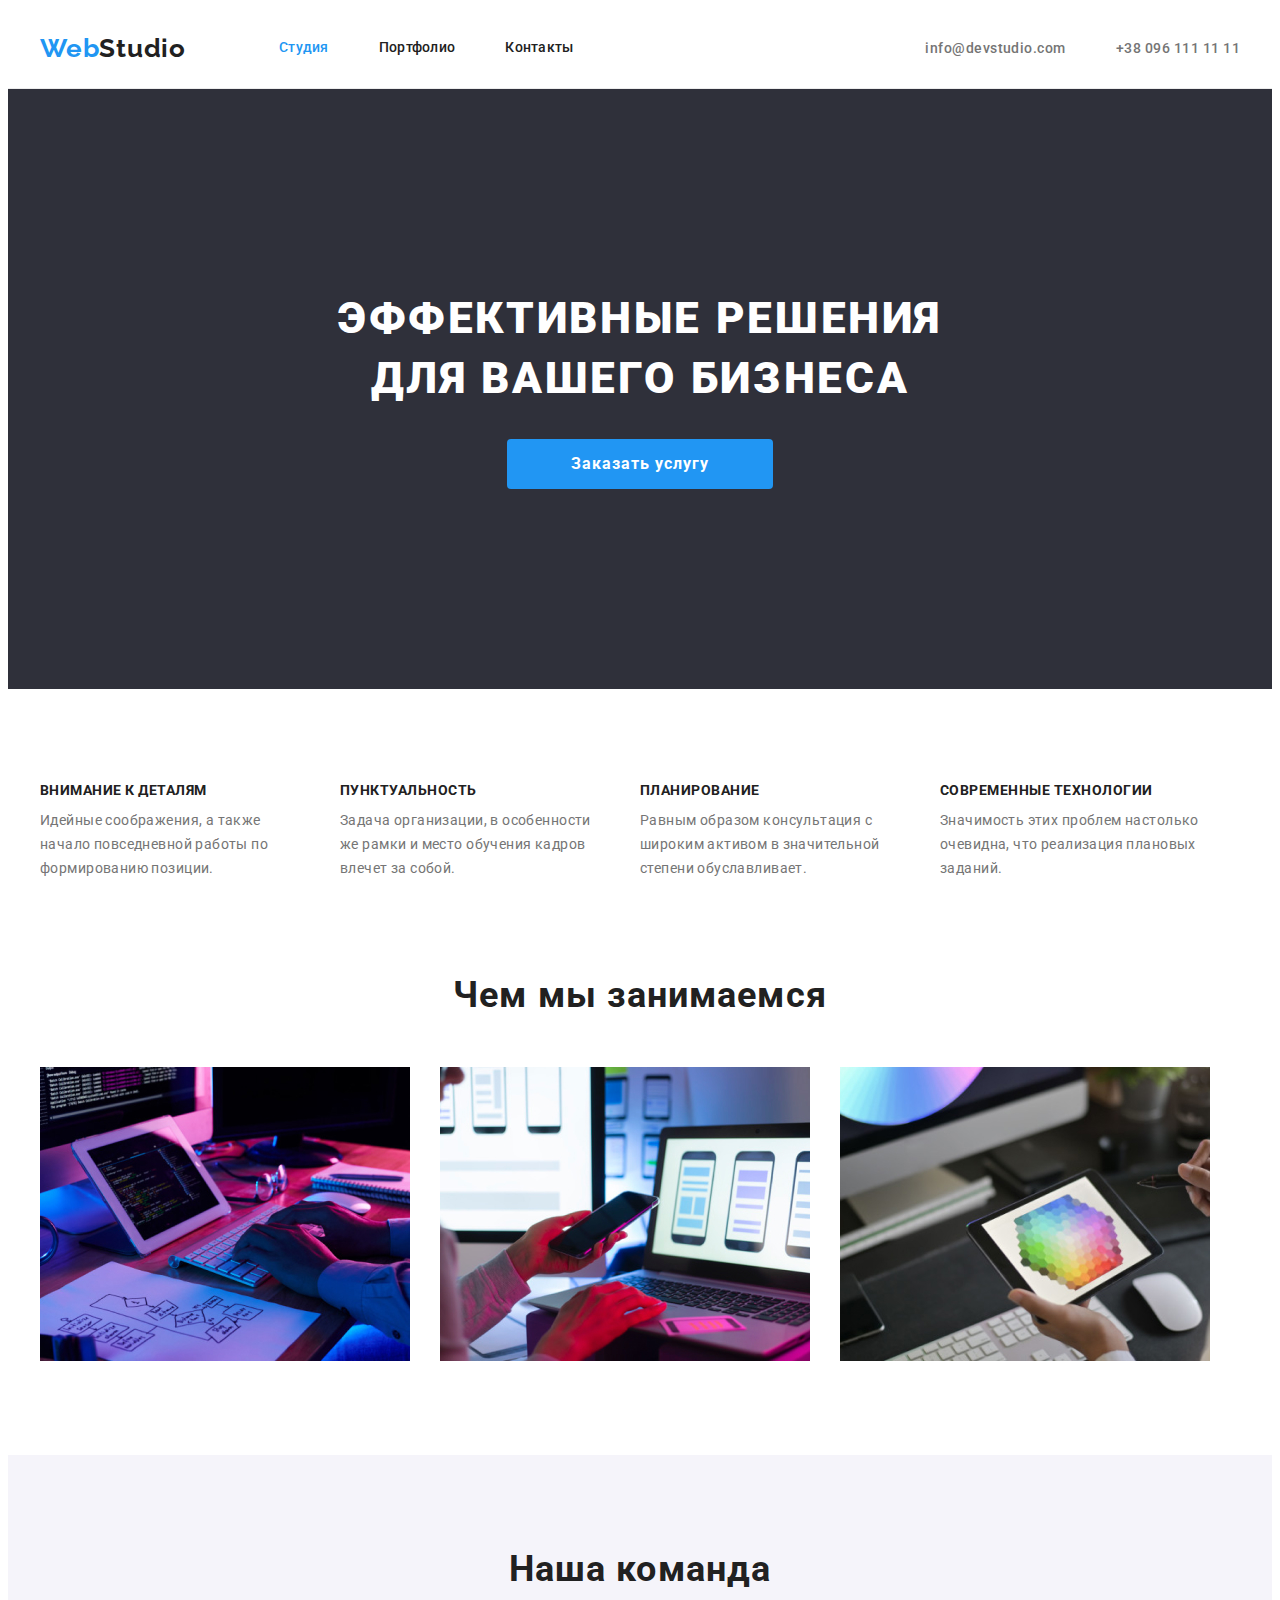
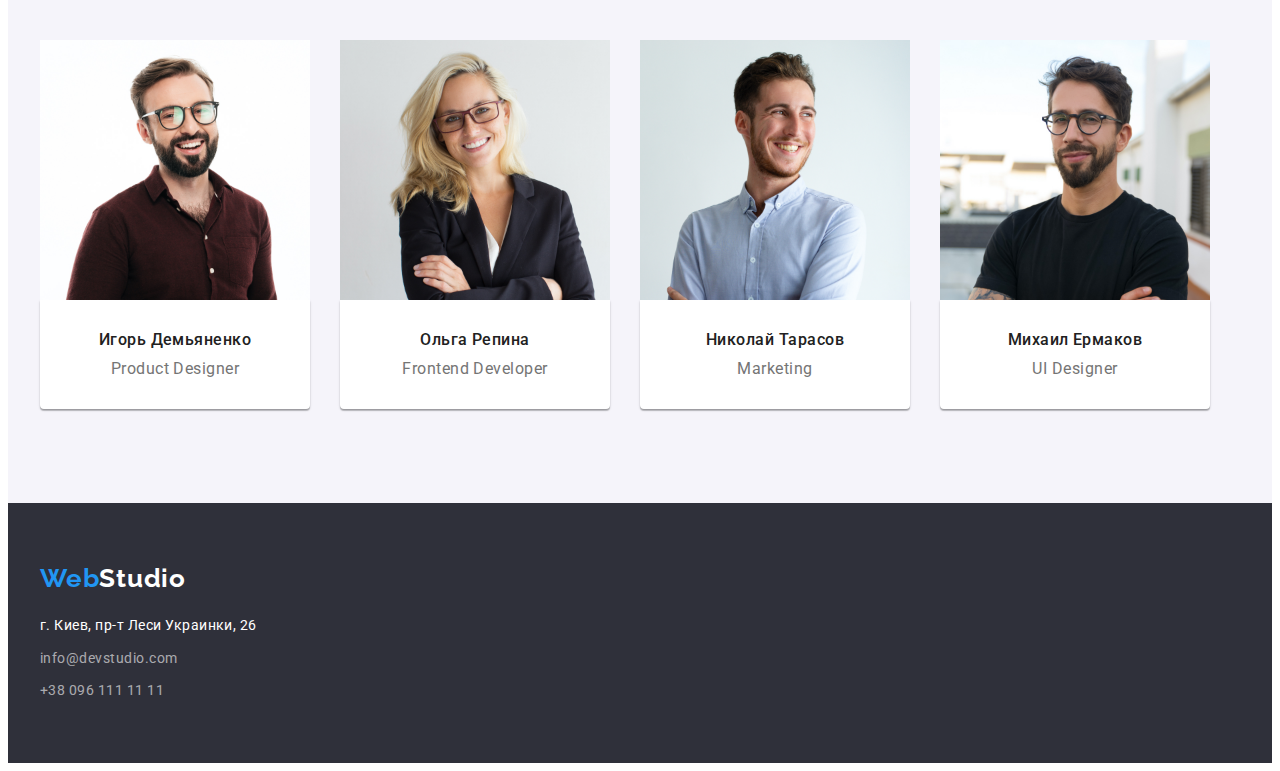
<file: index.html>
<!DOCTYPE html>
<html lang="ru">
  <head>
    <meta charset="UTF-8" />
    <meta name="viewport" content="width=device-width, initial-scale=1.0" />
    <title>Document</title>
<link rel="preconnect" href="https://fonts.gstatic.com">
<link href="https://fonts.googleapis.com/css2?family=Raleway:wght@700&family=Roboto:wght@400;500;700;900&display=swap"
  rel="stylesheet">
  <link rel="stylesheet" href="https://cdnjs.cloudflare.com/ajax/libs/modern-normalize/1.0.0/modern-normalize.min.css"
    integrity="sha512-ISS7cAi1PEhQ8jnbJpJZMd29NlhNj4AWYyLOSp2CE/CsHxTCu+r+t0D2yoJudVrd0/8fTVPUVDzY5Tvli75u/g=="
    crossorigin="anonymous" />

    <link rel="stylesheet" href="./css/styles.css">
  </head>
  <body>
     <!--Верхняя линия Шапка-->
    <header class="page-header">
      <div class="container">
      <nav class="top-line">
        <a href="/index.html" class="logo"> Web<span class="logo-part">Studio</span> </a>

        <ul class="site-nav">
          <li class="item"><a href="" class="link current">Студия</a></li>
          <li class="item"><a href="./portfolio.html" class="link">Портфолио</a></li>
          <li class="item"><a href="" class="link">Контакты</a></li>
        </ul>
      </nav>
      <ul class="contacts-nav">
        <li class="item"><a href="mailto:info@devstudio.com" class="link">info@devstudio.com</a></li>
        <li class="item"><a href="tel:+380961111111" class="link">+38 096 111 11 11</a></li>
      </ul>
      
      </div>
    </header>   
    <main>
      <!--Герой-->
      <section class="hero-bg">
        <div class="container">
        <h1 class="hero-title"> 
          Эффективные решения<br />
          для вашего бизнеса
        </h1>
        <a href="" class="studio-button">Заказать услугу</a>
        </div>
      </section>

      <!--Особенности-->
      <section class="especially-bg">
        <div class="container">
        <ul class="text-section">
          <li class="item">
            <h3 class="section">Внимание к деталям</h3>
            <p class="section-title">
              Идейные соображения, а также начало повседневной работы по
              формированию позиции.
            </p>
          </li>
          <li class="item">
            <h3 class="section">Пунктуальность</h3>
            <p class="section-title">
              Задача организации, в особенности же рамки и место обучения кадров
              влечет за собой.
            </p>
          </li>
          <li class="item">
            <h3 class="section">Планирование</h3>
            <p class="section-title">
              Равным образом консультация с широким активом в значительной
              степени обуславливает.
            </p>
          </li>
          <li class="item">
            <h3 class="section">Современные технологии</h3>
            <p class="section-title">
              Значимость этих проблем настолько очевидна, что реализация
              плановых заданий.
            </p>
          </li>
        </ul>
        </div>
      </section>

      <!--Чем иы занимаемся-->
      <section class="work-bg">
        <div class="container">
        <h2 class="work-section">Чем мы занимаемся</h2>
        <ul class="work-container">
          <li class="work-elements">
            <img class="card-image" src="./images/img.jpg" alt="Руки на клавиатуре" width="370"/>
          </li>
          <li class="work-elements">
            <img class="card-image" src="./images/img-2.jpg" alt="Мобильный в руках" width="370"/>
          </li>
          <li class="work-elements">
            <img class="card-image" src="./images/img-3.jpg" alt="Планшет в руках" width="370"/>
          </li>
        </ul>
        </div>
      </section>
      <!--Наша команда-->
      <section class="team-bg">
        <div class="container">
        <h2 class="work-section">Наша команда</h2>
        <ul class="team-container">
          <li class="team-elements">
            <img class="card-image"
              src="./images/Игорь.jpg"
              alt="фото Игорь Демьяненко"
              width="270"/>
              <div class="content-team">
            <h3 class="team-section">Игорь Демьяненко</h3>
            <p class="team-title">Product Designer</p>
            </div>
          </li>
          <li class="team-elements">
            <img class="card-image" src="./images/Ольга.jpg" alt="фото Ольга Репина" width="270"/>
            <div class="content-team">
            <h3 class="team-section">Ольга Репина</h3>
            <p class="team-title">Frontend Developer</p>
            </div>
          </li>
          <li class="team-elements">
            <img class="card-image" src="./images/Коля.jpg" alt="фото Николай Тарасов" width="270">
            <div class="content-team">
            <h3 class="team-section">Николай Тарасов</h3>
            <p class="team-title">Marketing</p>
            </div>
          </li>
          <li class="team-elements">
            <img class="card-image"
              src="./images/Михаил.jpg"
              alt="фото Михаил Ермаков"
              width="270"/>
              <div class="content-team">
            <h3 class="team-section">Михаил Ермаков</h3>
            <p class="team-title">UI Designer</p>
            </div>
          </li>
        </ul>
        </div>
      </section>
    </main>
    <!--футер-->
    <footer class="footer-bg">
      <div class="container footer">
         <a href="/index.html" class="logo">Web<span class="logo-footer">Studio</span></a>
        <address class="address">
         <p class="address-text">г. Киев, пр-т Леси Украинки, 26</p> 
            <a class="link footer">info@devstudio.com</a>
            <a class="link footer">+38 096 111 11 11</a>
        </address>
      </div>
    </footer>
</body>
</html>
</file>
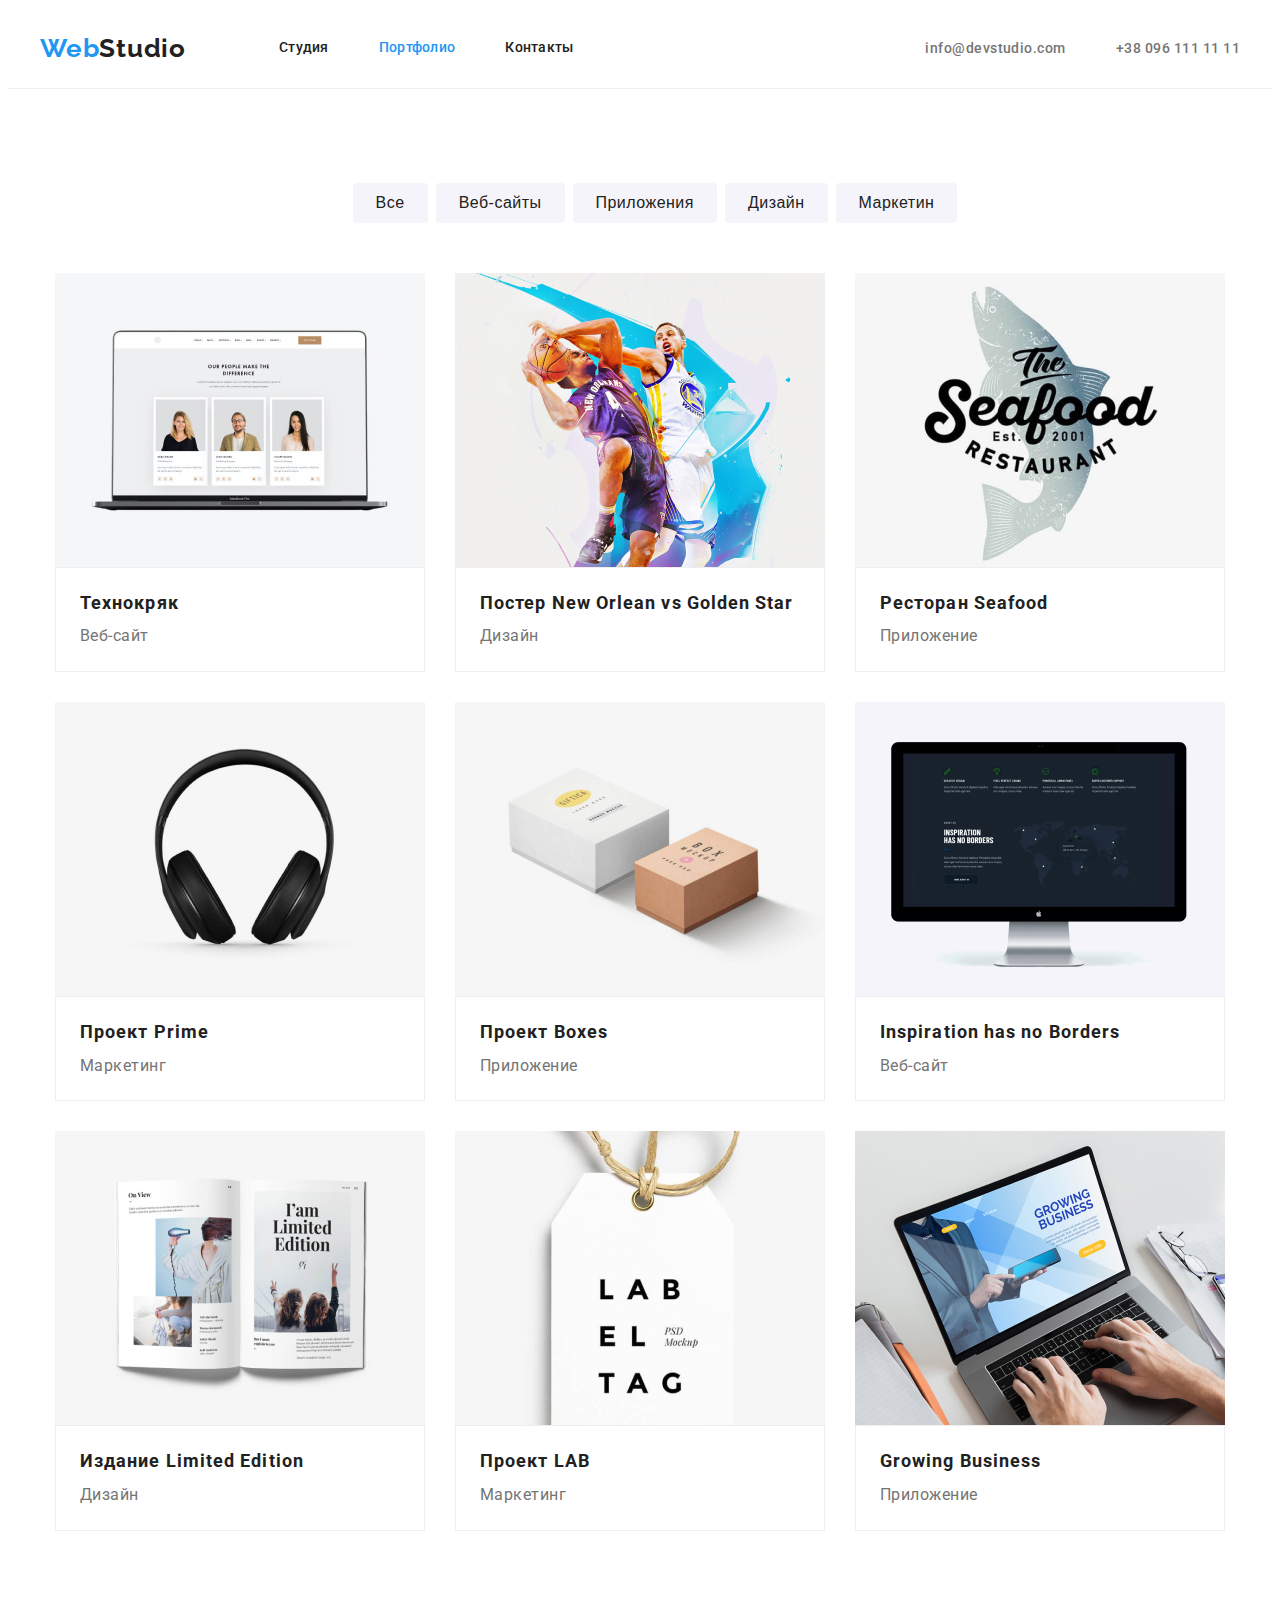
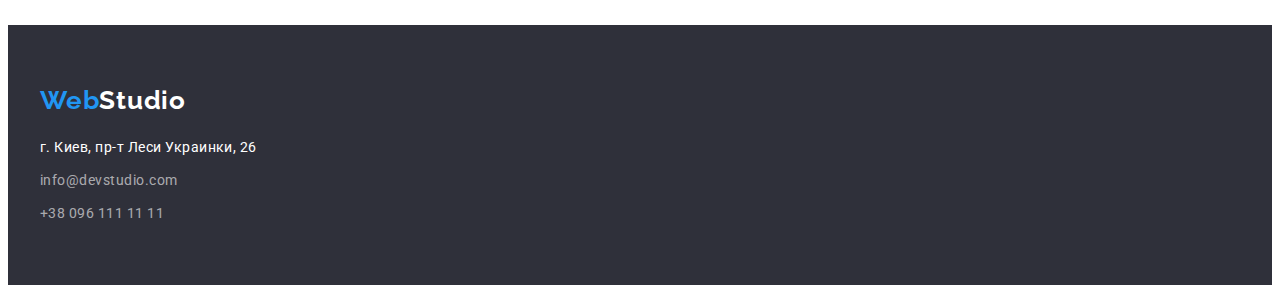
<file: portfolio.html>
<!DOCTYPE html>
<html lang="en">
<head>
    <meta charset="UTF-8">
    <meta name="viewport" content="width=device-width, initial-scale=1.0">
    <title>Portfolio</title>
<link rel="preconnect" href="https://fonts.gstatic.com">
<link href="https://fonts.googleapis.com/css2?family=Raleway:wght@700&family=Roboto:wght@400;500;700;900&display=swap"
    rel="stylesheet">
    <link rel="stylesheet" href="https://cdnjs.cloudflare.com/ajax/libs/modern-normalize/1.0.0/modern-normalize.min.css"
        integrity="sha512-ISS7cAi1PEhQ8jnbJpJZMd29NlhNj4AWYyLOSp2CE/CsHxTCu+r+t0D2yoJudVrd0/8fTVPUVDzY5Tvli75u/g=="
        crossorigin="anonymous" />

    <link rel="stylesheet" href="./css/styles.css" />
</head>
<body>
    <!--Верхняя линия Шапка-->
    <header class="page-header">
        <div class="container">
        <nav class="top-line">
            <a href="/index.html" class="logo"> Web<span class="logo-part">Studio</span> </a>
    
            <ul class="site-nav">
                <li class="item"><a href="./index.html" class="link">Студия</a></li>
                <li class="item"><a href="" class="link current">Портфолио</a></li>
                <li class="item"><a href="" class="link">Контакты</a></li>
            </ul>
        </nav>
            <ul class="contacts-nav">
                <li class="item"><a href="mailto:info@devstudio.com" class="link">info@devstudio.com</a></li>
                <li class="item"><a href="tel:+380961111111" class="link">+38 096 111 11 11</a></li>
            </ul>
        </div>
        </header>
         <!-- основная секция--> 
        <main class="container">
            <section class="product">

                <div class="container">
            <ul class="portfolio-button">
                <li class="item"><button type="button">Все</button></li>
                <li class="item"><button type="button">Веб-сайты</button></li>
                <li class="item"><button type="button">Приложения</button></li>
                <li class="item"><button type="button">Дизайн</button></li>
                <li class="item"><button type="button">Маркетин</button></li>         
            </ul>
        
             <ul class="product-container">
                <li class="product-elements">
                    <a href="" class="link-product"> 
                    <img class="card-image" src="./images/tehnokrjak.jpg" alt="фото лэптоп" width="370"/>
                    <div class="content-portfolio">
                    <h3 class="product-section">Технокряк</h3> 
                    <p class="product-title">Веб-сайт</p>
                    </div>
                    </a>
                </li>
                <li class="product-elements">
                    <a href="" class="link-product">
                    <img class="card-image" src="./images/orlean.jpg" alt="фото баскетбол" width="370"/>
                    <div class="content-portfolio">
                    <h3 class="product-section">Постер New Orlean vs Golden Star</h3>
                    <p class="product-title">Дизайн</p>
                    </div>
                    </a>
                </li>
                <li class="product-elements">
                    <a href="" class="link-product">
                    <img class="card-image" src="./images/seafood.jpg" alt="фото рыба" width="370"/>
                    <div class="content-portfolio">
                    <h3 class="product-section">Ресторан Seafood</h3>
                    <p class="product-title">Приложение</p>
                    </div>
                    </a>
                </li>
                <li class="product-elements">
                    <a href="" class="link-product">
                    <img class="card-image" src="./images/prime.jpg" alt="фото наушники" width="370"/>
                    <div class="content-portfolio">
                    <h3 class="product-section">Проект Prime</h3>
                    <p class="product-title">Маркетинг</p>
                    </div>
                    </a>
                </li>
                <li class="product-elements">
                    <a href="" class="link-product">
                    <img class="card-image" src="./images/boxes.jpg" alt="фото коробки" width="370"/>
                    <div class="content-portfolio">
                    <h3 class="product-section">Проект Boxes</h3>
                    <p class="product-title">Приложение</p>
                    </div>
                    </a>
                </li>
                <li class="product-elements">
                    <a href="" class="link-product">
                    <img class="card-image" src="./images/inspiration.jpg" alt="фото монитор" width="370"/>
                    <div class="content-portfolio">
                    <h3 class="product-section">Inspiration has no Borders</h3>
                    <p class="product-title">Веб-сайт</p>
                    </div>
                    </a>
                </li>
                <li class="product-elements">
                    <a href="" class="link-product">
                    <img class="card-image" src="./images/edition.jpg" alt="фото журнал" width="370"/>
                    <div class="content-portfolio">
                    <h3 class="product-section">Издание Limited Edition</h3>
                    <p class="product-title">Дизайн</p>
                    </div>
                    </a>
                </li>
                <li class="product-elements">
                    <a href="" class="link-product">
                    <img class="card-image" src="./images/LAB.jpg" alt="фото лейба" width="370"/>
                    <div class="content-portfolio">
                    <h3 class="product-section">Проект LAB</h3>
                    <p class="product-title">Маркетинг</p>
                    </div>
                    </a>
                </li>
                <li class="product-elements">
                    <a href="" class="link-product">
                    <img class="card-image" src="./images/business.jpg" alt="фото человек печатает" width="370"/>
                    <div class="content-portfolio">
                    <h3 class="product-section">Growing Business</h3>
                    <p class="product-title">Приложение</p>
                    </div>
                    </a>
                </li>
                </ul>
                </div>
            </section>       
        </main>
    <!-- footer -->
    <footer class="footer-bg" >
        <div class="container footer">
            <a href="/index.html" class="logo"> Web<span class="logo-footer">Studio</span> </a>
            <address class="address">
                <p class="address-text">г. Киев, пр-т Леси Украинки, 26</p>
                    <a class="link footer">info@devstudio.com</a>
                    <a class="link footer">+38 096 111 11 11</a>
            </address>
        </div>
    </footer>
</body>
</html>
</file>
<file: css/styles.css>
:root {
  --primary-text-color: #212121;
  --title-text-color: #757575;
  --accent-color: #2196f3;
  --hero-text-color: #ffffff;
  --portfolio-bg-buttons: #f5f4fa;
  --hero-footer-bg: #2f303a;
  --address-link-footer: rgba(255, 255, 255, 0.6);
  --general-bg: #e5e5e5;
}

body {
  color: var(--primary-text-color);

  font-family: Roboto, sans-serif;
  letter-spacing: 0.03em;
}
/* утилиты */
.container {
  width: 1200px;
  padding-left: 15px;
  padding-right: 15px;
  margin-left: auto;
  margin-right: auto;
}
.card-image {
  display: block;
  /* overflow: hidden; */
}

/* img {
  display: block;
  max-width: 100%;
  height: auto;
} */

ul {
  list-style: none;
  padding: 0;
  margin: 0;
}
h2,
h3,
p {
  margin-top: 0;
  margin-bottom: 0;
}

a,
.logo,
.link {
  text-decoration: none;
}

/* цвет основного текста background: #212121 
*/
/* вторичный цвет текста  #757575 */

/*  белый #FFFFFF */
/* акцент #2196F3 */

/* цвет фона основной секции и футера #2F303A */
/* цвет фона чем мы занимаемся #2F303A */
/* цвет фона наша команда #F5F4FA */

/* шапка */
.page-header {
  border-bottom: 1px solid #ececec;
}

.page-header > .container {
  display: flex;
  align-items: center;
}

.top-line {
  display: flex;
  align-items: center;
}

.logo {
  color: var(--accent-color);

  font-family: Raleway, sans-serif;
  font-weight: 700;
  font-size: 26px;
  line-height: 1.19;
  letter-spacing: 0.03em;
}

/* contacts nav */

.contacts-nav .link {
  color: var(--title-text-color);
  font-style: normal;
  font-weight: 500;
  font-size: 14px;
  line-height: 1.14;‹
  letter-spacing: 0.02em;
}

.contacts-nav a:hover,
.contacts-nav a:focus {
  color: var(--accent-color);
}

.contacts-nav {
  display: flex;
  margin-left: auto;
}
/* .contacts-nav .footer {
  display: block;
  margin-left: 0px; */
}

.contacts-nav .item {
  margin-left: 50px;
}

.contacts-nav .item + .item {
  margin-left: 50px;
}

.logo-part {
  color: var(--primary-text-color);
}

/* hero */

.hero-bg,
.footer-bg {
  background-color: var(--hero-footer-bg);
}

.hero-bg {
  padding-top: 200px;
  padding-bottom: 200px;
  text-align: center;
}

.hero-title {
  margin-top: 0;
  margin-bottom: 30px;
  color: var(--hero-text-color);
  font-weight: 900;
  font-size: 44px;
  line-height: 1.36;
  letter-spacing: 0.06em;
  text-transform: uppercase;
}

/* site nav */

.site-nav {
  display: flex;
  margin-left: 93px;
}

/* .site-nav .item:not(:last-child) {
  margin-right: 50px;
} */
.site-nav .item + .item {
  margin-left: 50px;
}

.site-nav .link {
  display: block;
  padding-top: 32px;
  padding-bottom: 32px;

  color: var(--primary-text-color);

  font-weight: 500;
  font-size: 14px;
  line-height: 1.14;
  letter-spacing: 0.02em;
}

.site-nav .link.current {
  color: var(--accent-color);
}

.site-nav a:hover,
.site-nav a:focus {
  color: var(--accent-color);
}

/* особенности */

.especially-bg {
  padding-top: 94px;
  border-bottom: 0;
}

.especially-bg .item {
 width: 270px;
}

.text-section {
  display: flex;
}

.text-section .item + .item {
  margin-left: 30px;
}

.section {
  margin-bottom: 10px;
  color: var(--primary-text-color);
  text-transform: uppercase;
  font-weight: 700;
  font-size: 14px;
  line-height: 1.14;
}

.section-title {
  color: var(--title-text-color);

  font-weight: 400;
  font-size: 14px;
  line-height: 1.7;
  letter-spacing: 0.03em;
  
}

.product-section {
  color: var(--primary-text-color);

  font-weight: 700;
  font-size: 18px;
  line-height: 1.7;
  letter-spacing: 0.06em;
}

/* чем мы занимаемся */

.work-container {
  display: flex;
  margin: -15px;
}

.work-elements {
  width: 370px;
  margin: 15px;
}

.work-section {
  margin-bottom: 50px;
  color: var(--primary-text-color);

  font-style: normal;
  font-weight: 700;
  font-size: 36px;
  line-height: 1.16;
  letter-spacing: 0.03em;
  text-align: center;
}

.work-bg {
  padding-top: 94px;
  padding-bottom: 94px;
}

/* наша команда */

.team-container {
  display: flex;
  margin: -15px;
}

.team-elements {
  width: 270px;
  margin: 15px;
  text-align: center;
}

.content-team {
  background-color: var(--hero-text-color);

  box-shadow: 0px 1px 3px rgba(0, 0, 0, 0.12), 0px 1px 1px rgba(0, 0, 0, 0.14),
    0px 2px 1px rgba(0, 0, 0, 0.2);
  border-radius: 0px 0px 4px 4px;

  padding: 30px 10px;
}

.team-bg {
  padding-top: 94px;
  padding-bottom: 94px;
  background-color: var(--portfolio-bg-buttons);
}

.team-section {
  margin-bottom: 10px;
  font-weight: 500;
  font-size: 16px;
  line-height: 1.2;
  letter-spacing: 0.03em;
}

.team-title {
  color: var(--title-text-color);

  font-weight: 400;
  font-size: 16px;
  line-height: 1.2;
  letter-spacing: 0.03em;
}

/* button */

.button {
  color: var(--accent-color);
}

.studio-button {
  display: inline-block;
  border: 1px solid transparent;
  border-radius: 4px;
  padding: 10px 32px;
  min-width: 200px;

  color: var(--hero-text-color);
  background-color: var(--accent-color);
  font-weight: 700;
  font-size: 16px;
  line-height: 1.8;
  letter-spacing: 0.06em;
}

.portfolio-button {
  margin-bottom: 50px;
  display: flex;
  justify-content: center;
}

.portfolio-button .item + .item {
  margin-left: 8px;
}

.portfolio-button button {
  display: inline-block;
  border: 1px solid transparent;
  border-radius: 4px;
  padding: 6px 22px;
  min-width: 73px;

  color: var(--primary-text-color);
  background-color: var(--portfolio-bg-buttons);
  font-weight: 500;
  font-size: 16px;
  line-height: 1.6;
  letter-spacing: 0.03em;
  text-align: center;
}

.portfolio-button button:hover,
.portfolio-button button:focus {
  color: var(--hero-text-color);
  background-color: var(--accent-color);
}

/* footer */

.address {
  display: flex;
  flex-direction: column;
  margin-top: 20px;
}

.address-text {
  color: var(--hero-text-color);
  font-style: normal;
  font-weight: 400;
  font-size: 14px;
  line-height: 1.71;
}

.logo-footer {
  color: var(--hero-text-color);
}

.link.footer {
   margin-top: 9px;
  color: var(--address-link-footer);
  font-style: normal;
  font-weight: 400;
  font-size: 14px;
  line-height: 1.71;
}

.footer-bg {
  padding-top: 60px;
  padding-bottom: 60px;
}

/* портфолио */

.product {
  padding-top: 94px;
  padding-bottom: 94px;
}

.product-container {
  display: flex;
  flex-wrap: wrap;
  margin: -15px;
}

.product-section {
  margin-top: 0;
  margin-bottom: 4px;
}

.product-title {
  color: var(--title-text-color);

  font-weight: 400;
  font-size: 16px;
  line-height: 1.8;
  letter-spacing: 0.03em;
}

.content-portfolio {
  background-color: var(--hero-text-color);
  border: 1px solid #eeeeee;
  box-sizing: border-box;
  padding: 20px 24px;
}

.link-product {
  display: block;
}

/* .product-elements {
  width: calc((100% - 60px) / 3);
  margin-right: 30px;
} */
.product-elements {
  width: 370px;
  /* margin-right: 30px;
  margin-bottom: 30px; */
  margin: 15px;
}

.product-elements:nth-child(3n) {
  margin-right: 0;
}

/* .product-elements:nth-last-child(-n + 3) {
  margin-bottom: 94px;
} */
</file>
